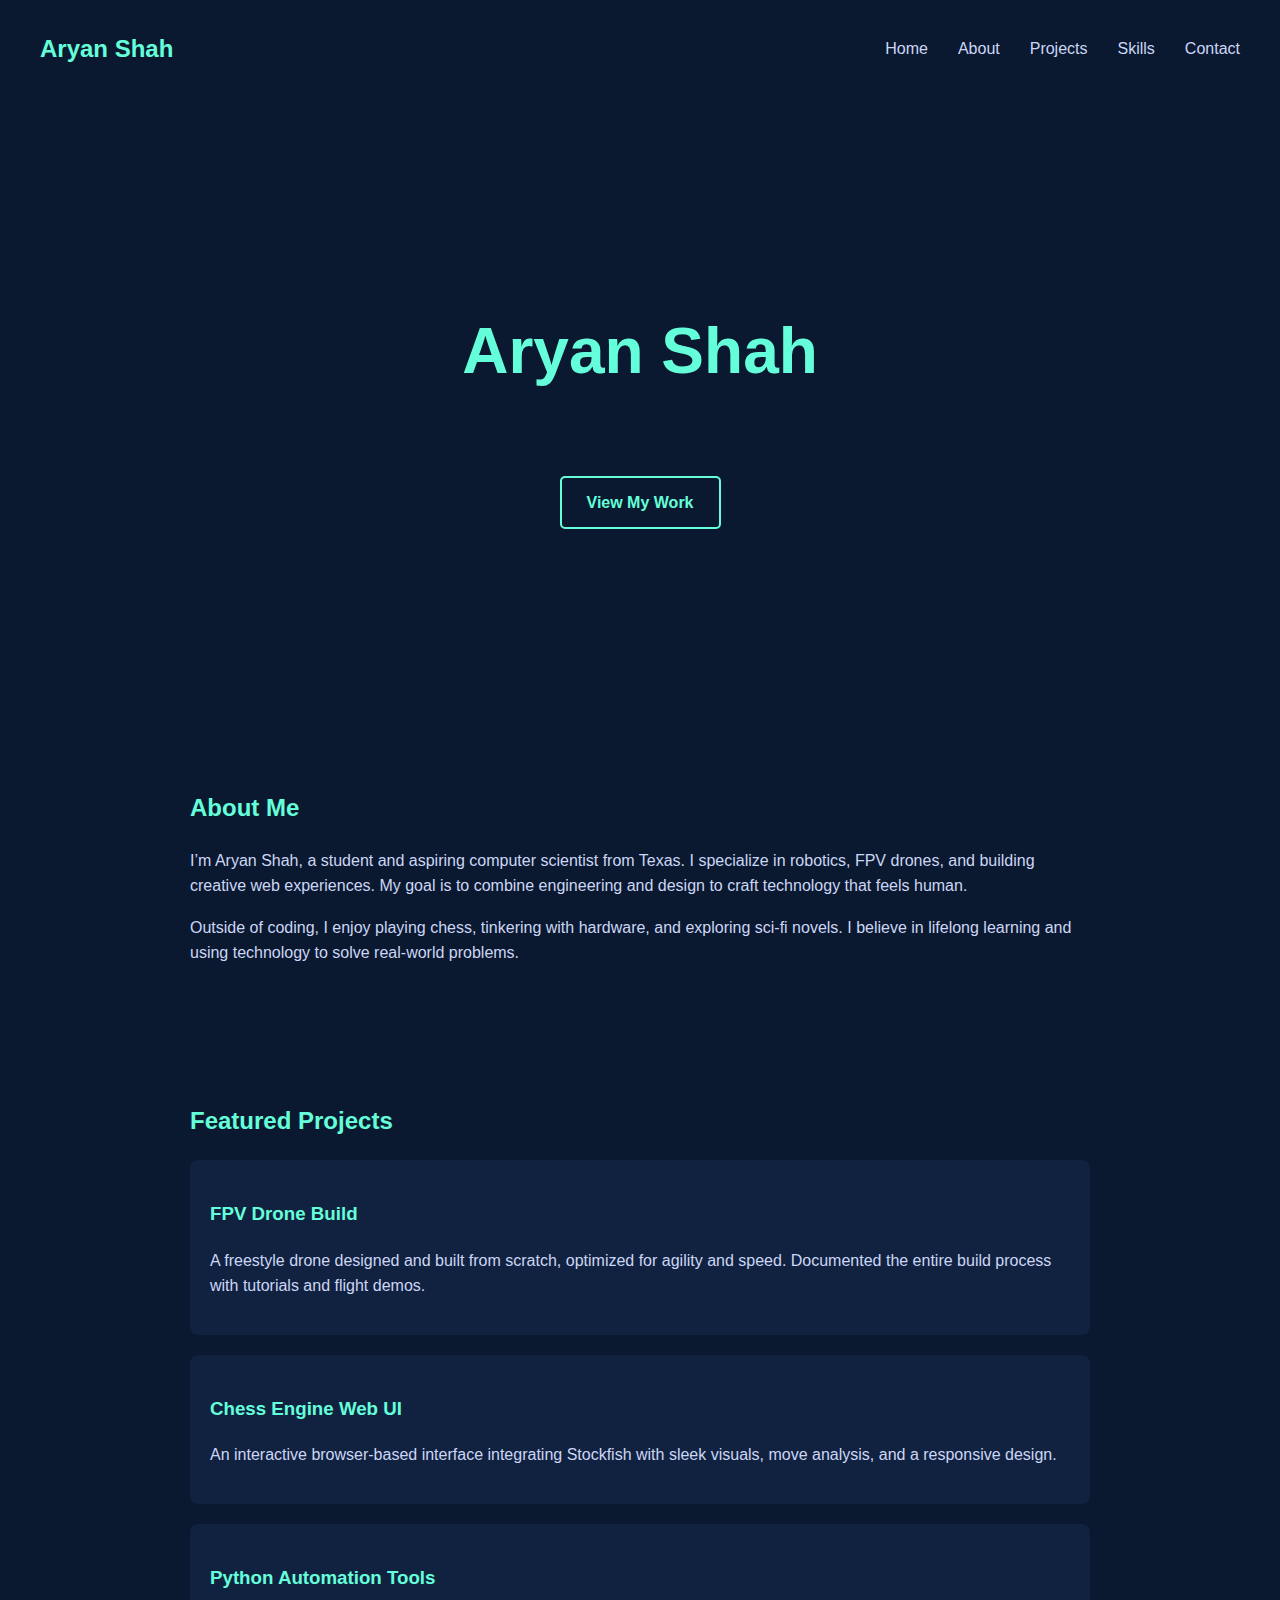
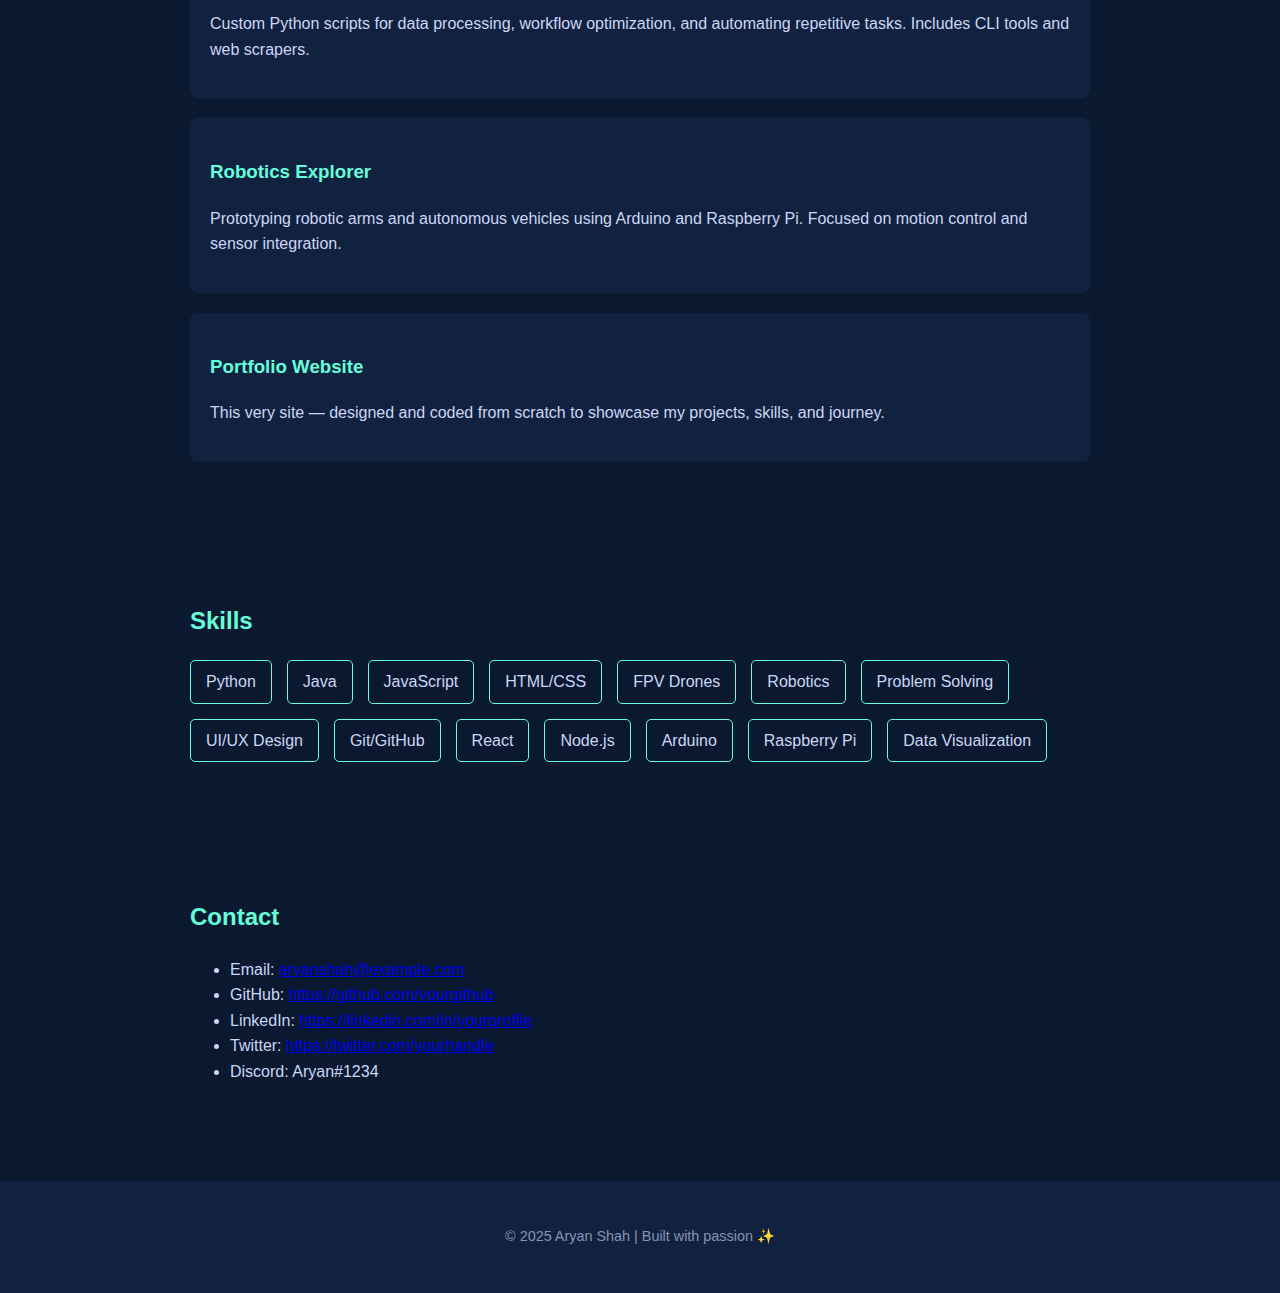
<file: index.html>
<!DOCTYPE html>
<html lang="en">
<head>
  <meta charset="UTF-8">
  <title>Aryan Shah | Portfolio</title>
  <meta name="viewport" content="width=device-width, initial-scale=1.0">
  <link rel="stylesheet" href="style.css">
</head>
<body>

  <!-- Navigation -->
  <nav>
    <div class="logo">Aryan Shah</div>
    <div class="hamburger" id="hamburger">&#9776;</div>
    <ul id="navLinks">
      <li><a href="#home">Home</a></li>
      <li><a href="#about">About</a></li>
      <li><a href="#projects">Projects</a></li>
      <li><a href="#skills">Skills</a></li>
      <li><a href="#contact">Contact</a></li>
    </ul>
  </nav>

  <!-- Hero Section -->
  <section class="hero" id="home">
    <h1 id="title"></h1>
    <p id="tagline"></p>
    <a href="#projects" class="btn">View My Work</a>
  </section>

  <!-- About Section -->
  <section id="about" class="content">
    <h2>About Me</h2>
    <p>
      I’m Aryan Shah, a student and aspiring computer scientist from Texas.
      I specialize in robotics, FPV drones, and building creative web experiences.
      My goal is to combine engineering and design to craft technology that feels human.
    </p>
    <p>
      Outside of coding, I enjoy playing chess, tinkering with hardware, and exploring sci‑fi novels.
      I believe in lifelong learning and using technology to solve real‑world problems.
    </p>
  </section>

  <!-- Projects Section -->
  <section id="projects" class="content">
    <h2>Featured Projects</h2>
    <!-- Project cards will be injected by script.js -->
  </section>

  <!-- Skills Section -->
  <section id="skills" class="content">
    <h2>Skills</h2>
    <!-- Skills list will be injected by script.js -->
  </section>

  <!-- Contact Section -->
  <section id="contact" class="content">
    <h2>Contact</h2>
    <!-- Contact info will be injected by script.js -->
  </section>

  <!-- Footer -->
  <footer>
    <p>&copy; 2025 Aryan Shah | Built with passion ✨</p>
  </footer>

  <script src="config.js"></script>
  <script src="script.js"></script>
</body>
</html>
</file>
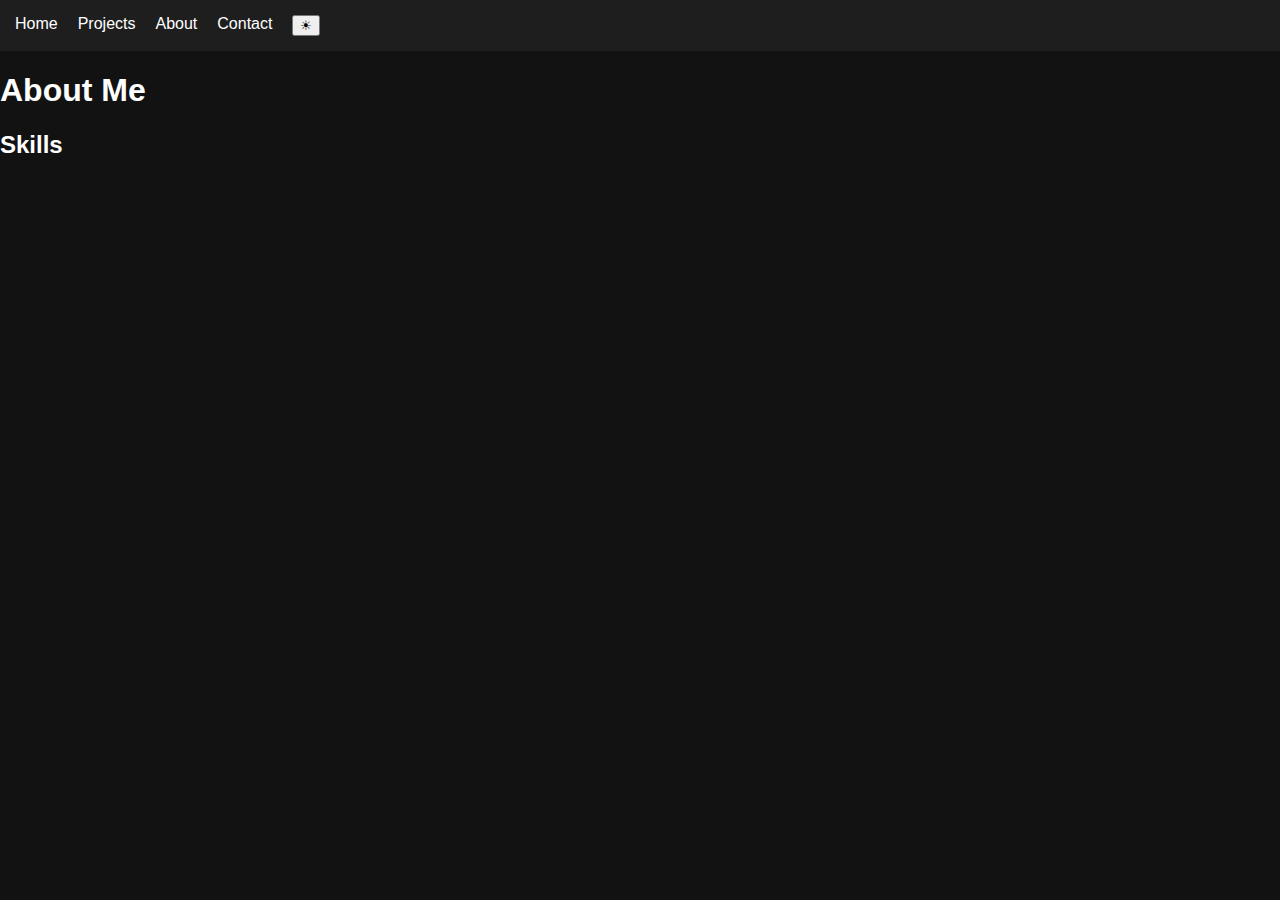
<file: about.html>
<!doctype html>
<html lang="en">
<head>
<meta charset="utf-8">
<meta name="viewport" content="width=device-width,initial-scale=1">
<title>About</title>
<link rel="stylesheet" href="css/style.css">
</head>

<body>

<header>
  <nav class="nav">
    <a href="index.html">Home</a>
    <a href="projects.html">Projects</a>
    <a href="about.html" class="active">About</a>
    <a href="contact.html">Contact</a>
    <button id="modeToggle">☀</button>
  </nav>
</header>

<section class="fade">
  <h1>About Me</h1>
  <p id="aboutText"></p>

  <h2>Skills</h2>
  <div id="skillsList" class="skills"></div>
</section>

<script src="js/main.js"></script>
</body>
</html>
</file>
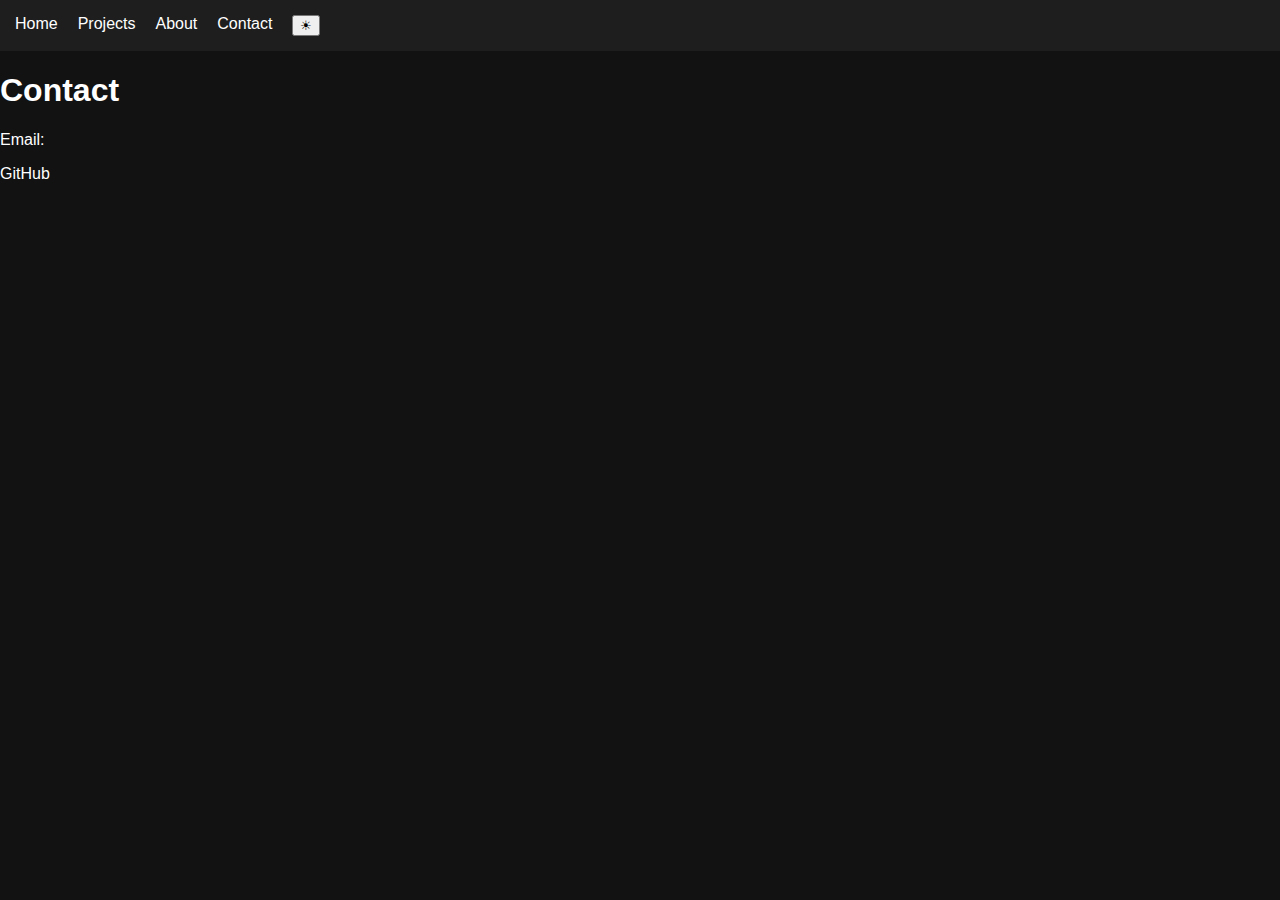
<file: contact.html>
<!doctype html>
<html lang="en">
<head>
<meta charset="utf-8">
<meta name="viewport" content="width=device-width,initial-scale=1">
<title>Contact</title>
<link rel="stylesheet" href="css/style.css">
</head>

<body>

<header>
  <nav class="nav">
    <a href="index.html">Home</a>
    <a href="projects.html">Projects</a>
    <a href="about.html">About</a>
    <a href="contact.html" class="active">Contact</a>
    <button id="modeToggle">☀</button>
  </nav>
</header>

<section class="fade">
  <h1>Contact</h1>
  <p>Email: <a id="email" href="#"></a></p>
  <p><a id="github" target="_blank">GitHub</a></p>
</section>

<script src="js/main.js"></script>
</body>
</html>
</file>
<file: style.css>
/* Root color variables for easy theme control */
:root {
  --bg: #0a192f;
  --bg-light: #112240;
  --text: #ccd6f6;
  --muted: #8892b0;
  --accent: #64ffda;
}

/* Global styles */
body {
  margin: 0;
  font-family: 'Inter', 'Segoe UI', Tahoma, Geneva, Verdana, sans-serif;
  background: var(--bg);
  color: var(--text);
  line-height: 1.6;
  scroll-behavior: smooth;
}

/* Navigation */
nav {
  display: flex;
  justify-content: space-between;
  align-items: center;
  background: var(--bg);
  padding: 20px 40px;
  position: sticky;
  top: 0;
  z-index: 100;
}

nav .logo {
  font-size: 1.5rem;
  font-weight: bold;
  color: var(--accent);
}

nav ul {
  display: flex;
  list-style: none;
  gap: 30px;
}

nav ul li a {
  text-decoration: none;
  color: var(--text);
  font-weight: 500;
  transition: color 0.3s ease;
}

nav ul li a:hover {
  color: var(--accent);
}

.hamburger {
  display: none;
  font-size: 2rem;
  cursor: pointer;
  color: var(--accent);
}

@media screen and (max-width: 768px) {
  nav ul {
    display: none;
    flex-direction: column;
    gap: 15px;
    background: var(--bg-light);
    position: absolute;
    right: 20px;
    top: 60px;
    padding: 20px;
    border-radius: 8px;
  }
  nav ul.show {
    display: flex;
  }
  .hamburger {
    display: block;
  }
}

/* Hero Section */
.hero {
  text-align: center;
  padding: 160px 20px;
}

.hero h1 {
  font-size: 4rem;
  color: var(--accent);
}

.hero p {
  font-size: 1.5rem;
  color: var(--muted);
  transition: opacity 0.5s ease;
}

.hero .btn {
  display: inline-block;
  margin-top: 30px;
  padding: 12px 25px;
  background: transparent;
  border: 2px solid var(--accent);
  color: var(--accent);
  font-weight: bold;
  border-radius: 5px;
  text-decoration: none;
  transition: background 0.3s ease, color 0.3s ease;
}

.hero .btn:hover {
  background: var(--accent);
  color: var(--bg);
}

/* Section content */
.content {
  max-width: 900px;
  margin: 60px auto;
  padding: 20px;
}

h2 {
  color: var(--accent);
  margin-bottom: 20px;
}

/* Project cards */
.project-card {
  background: var(--bg-light);
  padding: 20px;
  margin: 20px 0;
  border-radius: 8px;
  transition: transform 0.3s, box-shadow 0.3s;
}

.project-card h3 {
  color: var(--accent);
}

.project-card:hover {
  transform: translateY(-5px);
  box-shadow: 0 10px 20px rgba(100,255,218,0.2);
}

/* Skills */
.skills ul {
  list-style: none;
  padding: 0;
  display: flex;
  flex-wrap: wrap;
  gap: 15px;
}

.skills li {
  padding: 8px 15px;
  border: 1px solid var(--accent);
  border-radius: 5px;
  transition: 0.3s;
}

.skills li:hover {
  background: var(--accent);
  color: var(--bg);
}

/* Footer */
footer {
  text-align: center;
  padding: 30px;
  background: var(--bg-light);
  color: var(--muted);
  font-size: 0.9rem;
}
</file>
<file: css/style.css>
body {
  margin: 0;
  font-family: Arial, sans-serif;
  background: #121212;
  color: white;
}

/* NAV */
nav {
  display: flex;
  gap: 20px;
  padding: 15px;
  background: #1e1e1e;
}

nav a {
  color: white;
  text-decoration: none;
}

/* HERO */
.hero {
  text-align: center;
  padding: 100px 20px;
  animation: fadeIn 1s ease;
}

/* CONTENT */
.content {
  padding: 40px;
}

/* PROJECT CARDS */
.project-card {
  padding: 20px;
  background: #1e1e1e;
  margin-bottom: 20px;
  border-radius: 8px;
  animation: slideUp 1s ease;
}

/* ANIMATIONS */
@keyframes fadeIn {
  from {opacity: 0;}
  to {opacity: 1;}
}

@keyframes slideUp {
  from {transform: translateY(20px); opacity: 0;}
  to {transform: translateY(0); opacity: 1;}
}
</file>
